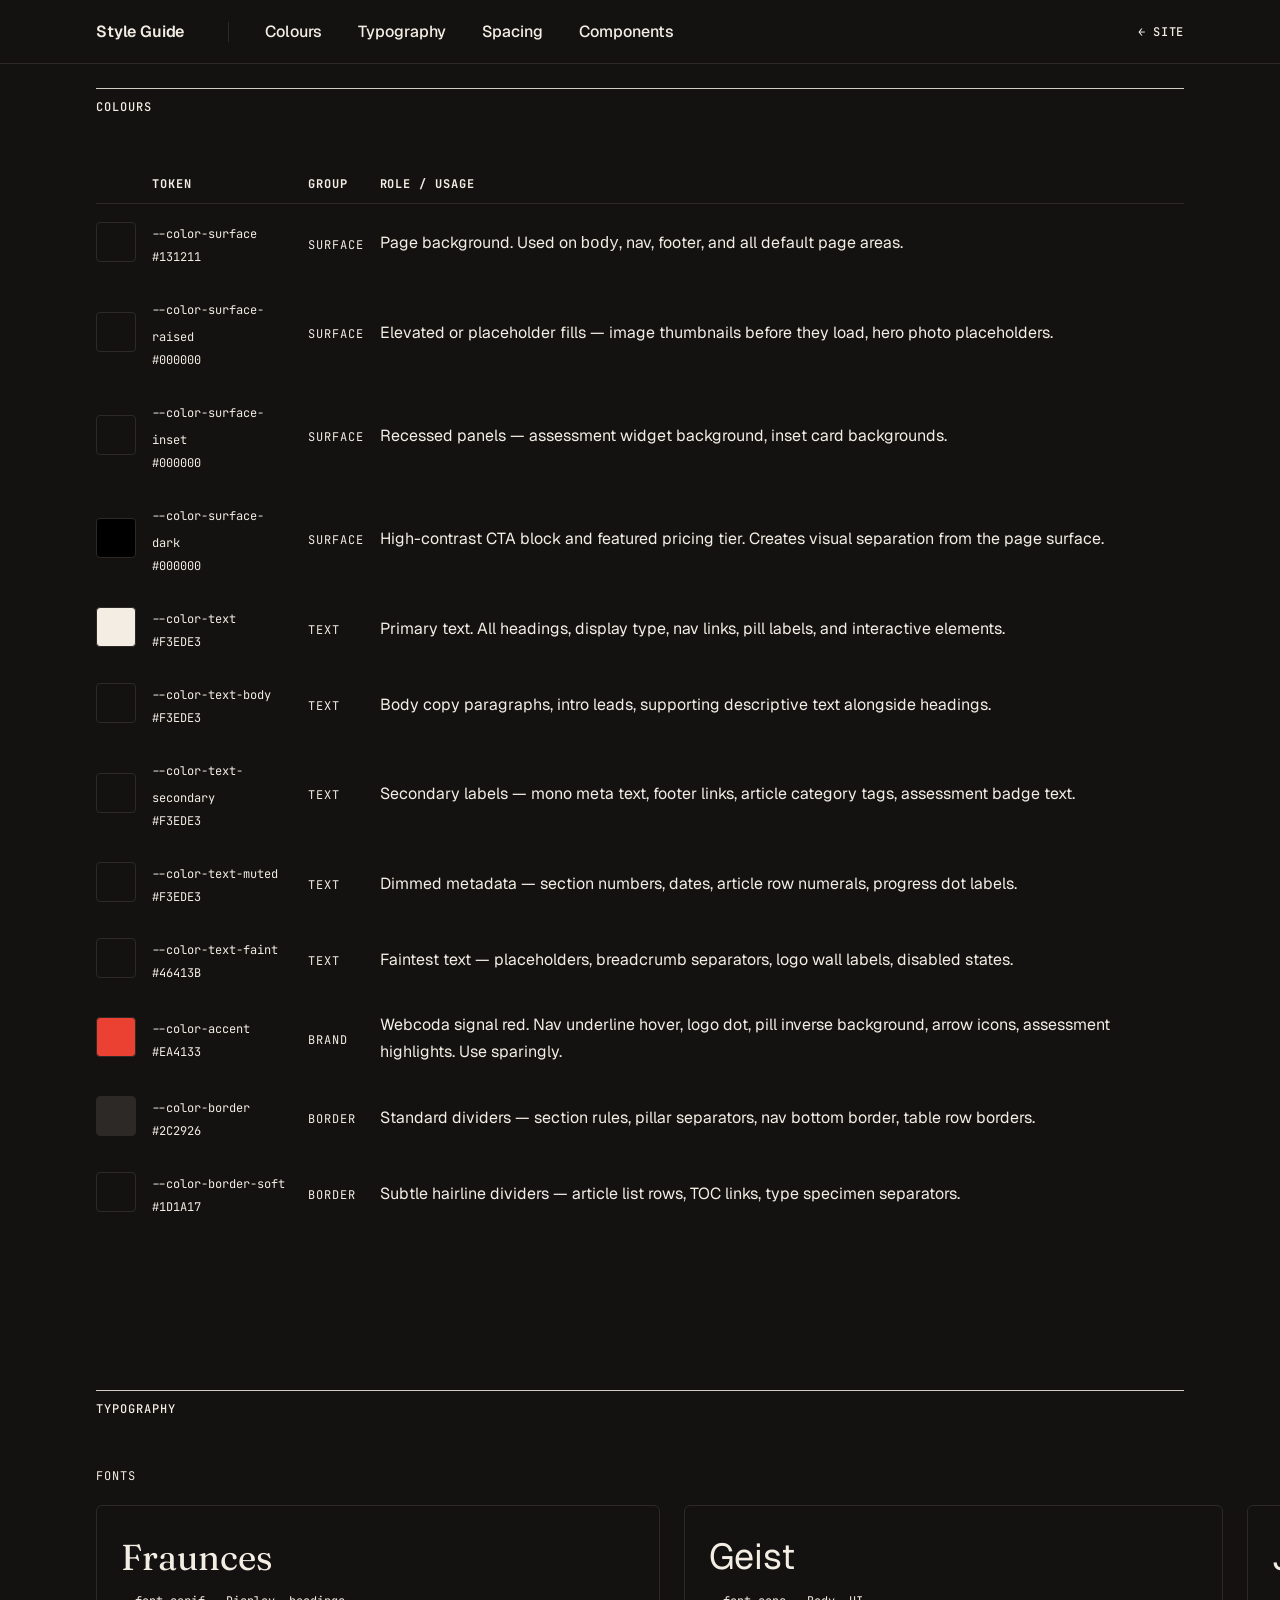
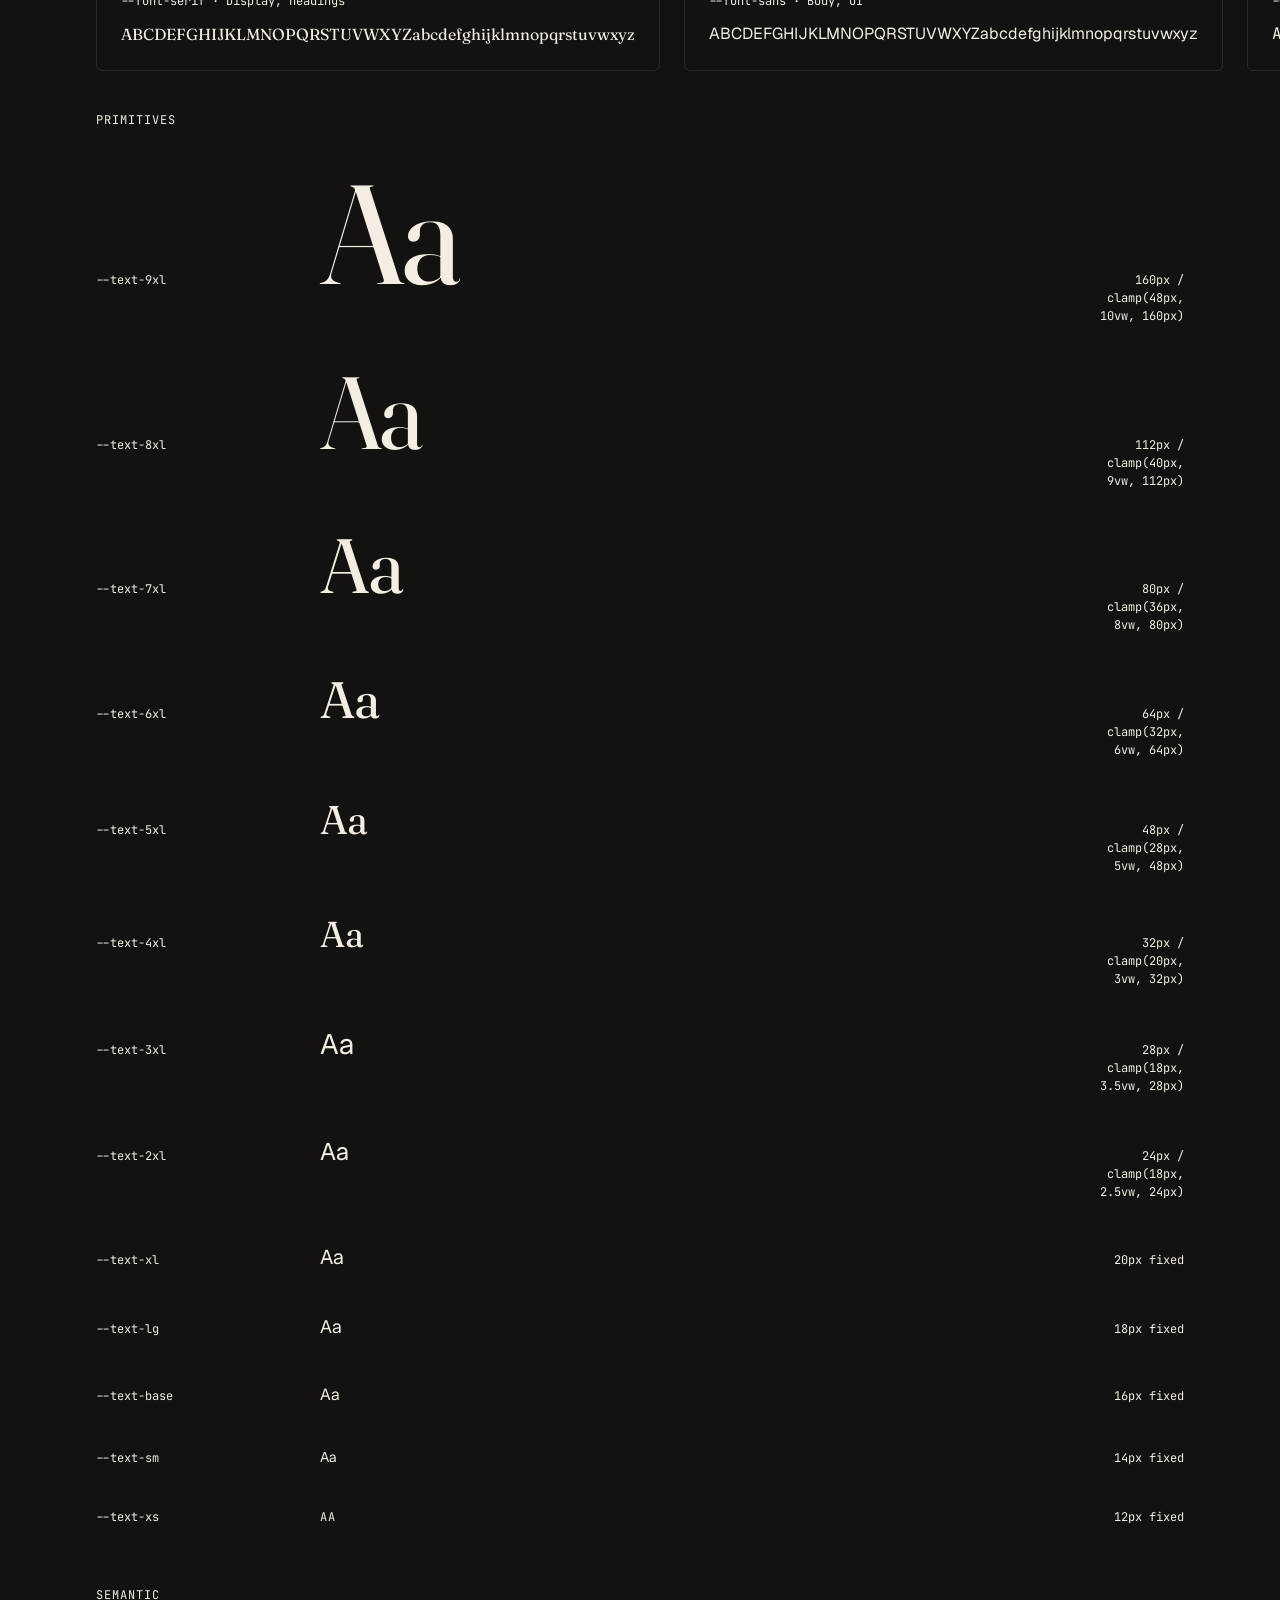
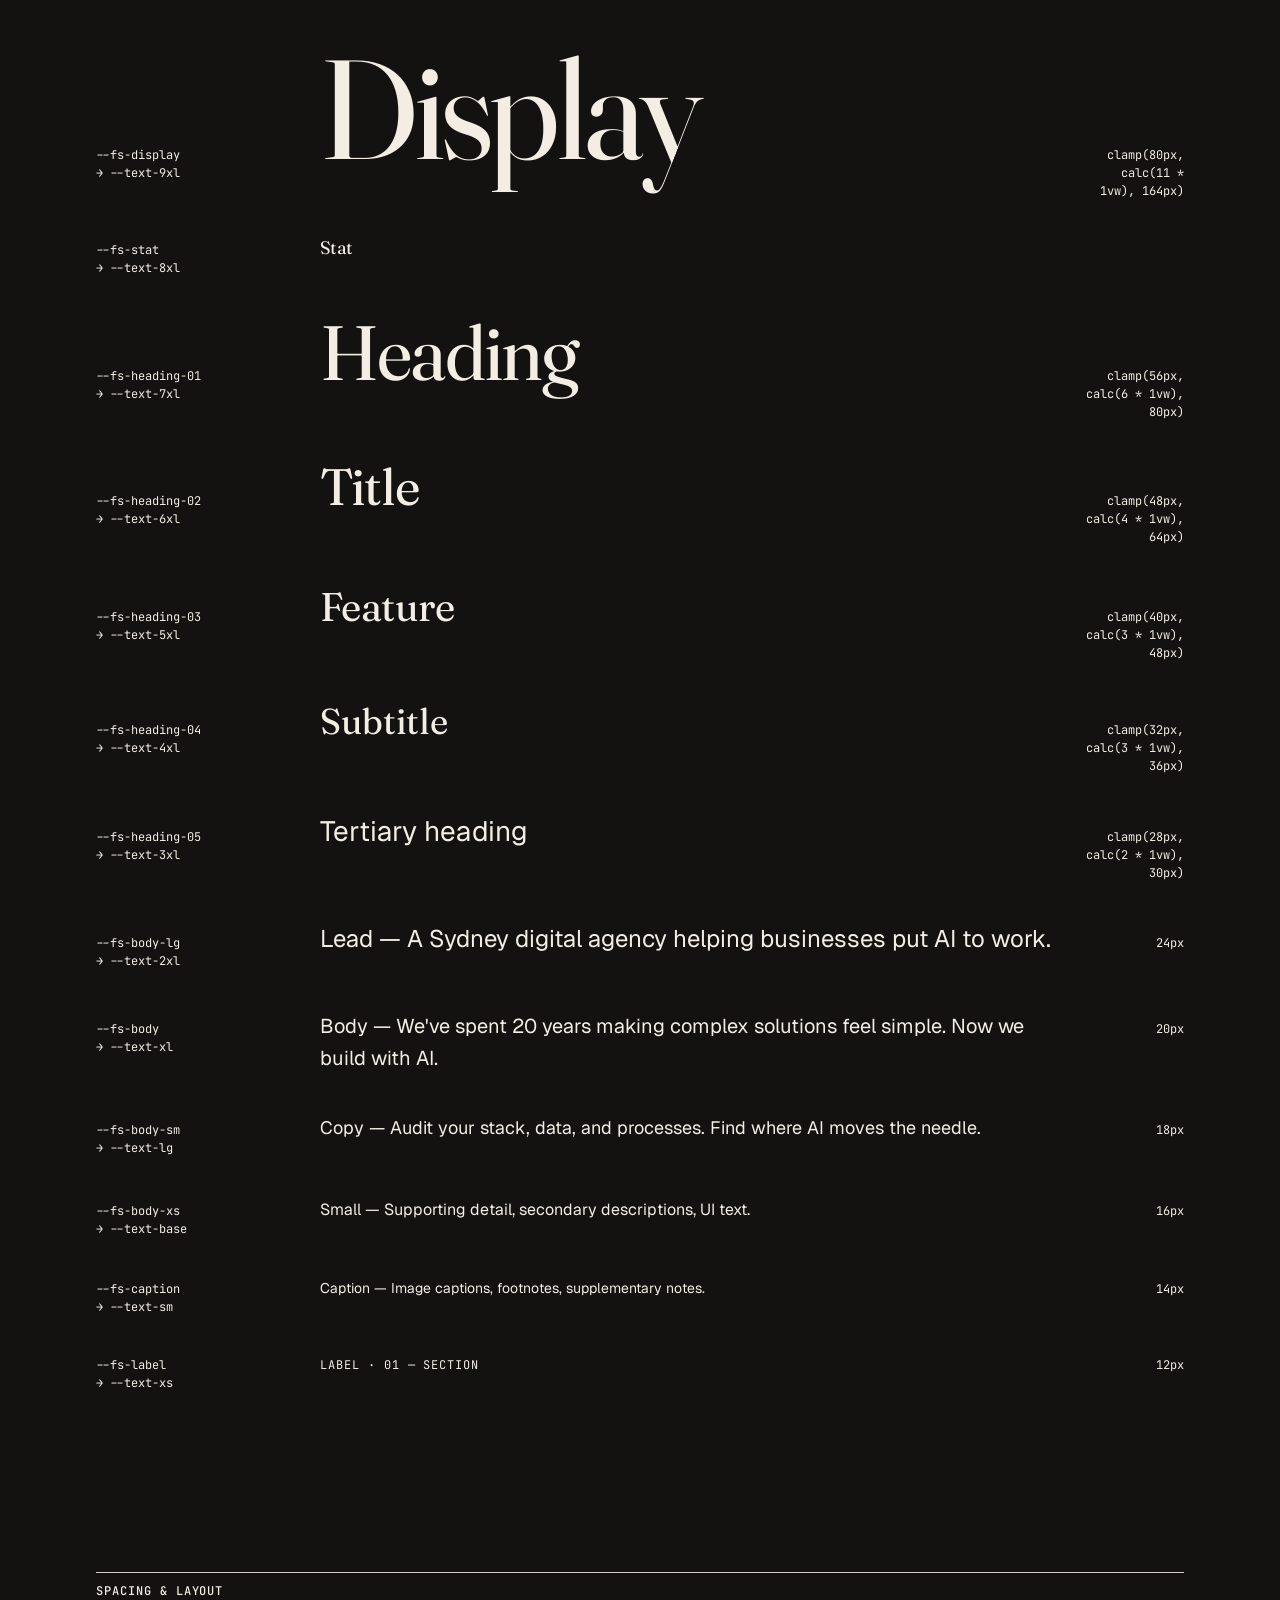
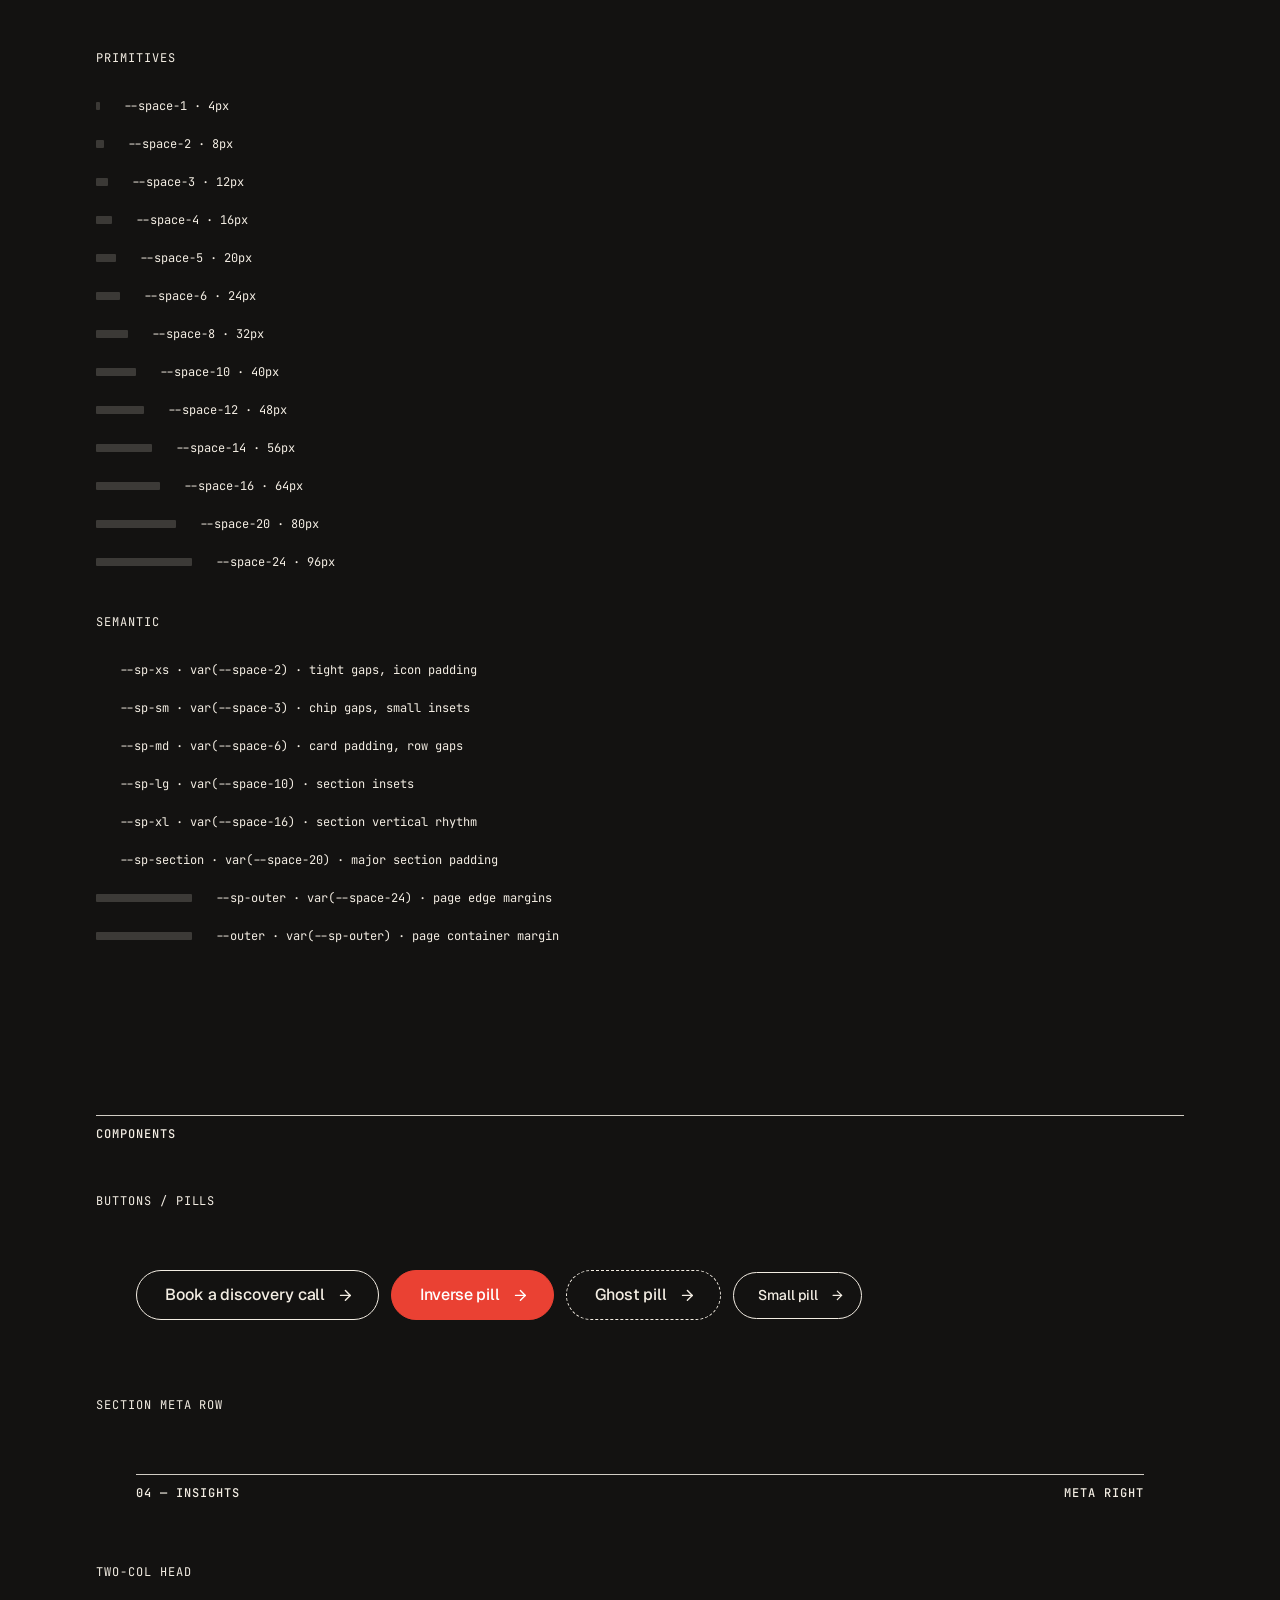
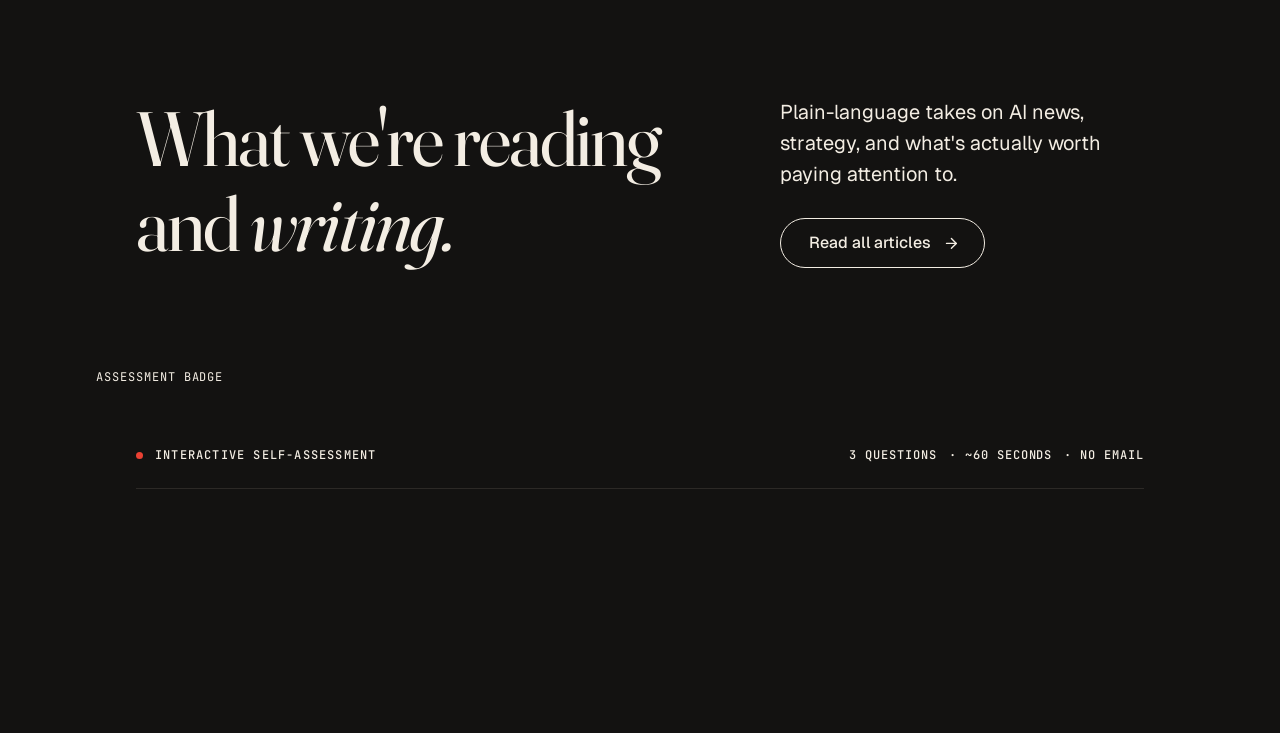
<file: styleguide.html>
<!doctype html>
<html lang="en">
<head>
  <meta charset="utf-8">
  <meta name="viewport" content="width=device-width, initial-scale=1">
  <title>Webcoda AI — Style Guide</title>
  <link rel="preconnect" href="https://fonts.googleapis.com">
  <link rel="preconnect" href="https://fonts.gstatic.com" crossorigin>
  <link rel="stylesheet" href="styles.css">
  <style>
    /* ── Style guide shell ── */
    body { background: var(--color-surface); color: var(--color-text); font-family: var(--font-sans); padding: 0; margin: 0; -webkit-font-smoothing: antialiased; }

    /* Nav — mirrors wc-nav from the site */
    .sg-nav {
      position: sticky; top: 0; z-index: 100;
      background: var(--color-surface); border-bottom: 1px solid var(--color-border);
      padding: 0 var(--outer);
      display: flex; align-items: center; gap: 36px;
      height: 64px;
    }
    .sg-nav-title {
      font-family: var(--font-sans); font-size: var(--fs-body-xs); font-weight: 600;
      letter-spacing: -0.01em; color: var(--color-text); margin-right: 8px;
      white-space: nowrap;
    }
    .sg-nav-sep { width: 1px; height: 20px; background: var(--color-border); flex-shrink: 0; }
    .sg-nav a {
      font-family: var(--font-sans); font-size: var(--fs-body-xs); font-weight: 500;
      color: var(--color-text-secondary); text-decoration: none; white-space: nowrap;
    }
    .sg-nav a:hover { color: var(--color-text); }
    .sg-nav .back { margin-left: auto; font-family: var(--font-mono); font-size: var(--fs-label); letter-spacing: 0.06em; text-transform: uppercase; }

    /* Page container — matches wc-container outer margins */
    .sg-page { padding: 0 var(--outer) 160px; }

    /* Sections — site uses rule + section-meta-row pattern */
    .sg-section { padding-top: 80px; margin-top: 80px; }
    .sg-section:first-child { margin-top: 24px; padding-top: 0; }
    .sg-section-head { margin-bottom: 40px; }

    .sg-row { display: flex; flex-wrap: wrap; gap: 12px; align-items: flex-start; margin-bottom: 24px; }
    .sg-col { display: flex; flex-direction: column; gap: 12px; }

    /* Colour table */
    .colour-table { width: 100%; border-collapse: collapse; }
    .colour-table th {
      font-family: var(--font-mono); font-size: var(--fs-label); letter-spacing: 0.08em; text-transform: uppercase;
      color: var(--color-text-secondary); text-align: left; padding: 10px 16px 10px 0;
      border-bottom: 1px solid var(--color-border);
    }
    .colour-table th:first-child { width: 48px; padding-left: 0; }
    .colour-table td { padding: 14px 16px 14px 0; border-bottom: 1px solid var(--color-border-soft); vertical-align: middle; }
    .colour-table td:first-child { padding-left: 0; }
    .colour-table tr:last-child td { border-bottom: none; }
    .colour-swatch { width: 40px; height: 40px; border-radius: 4px; border: 1px solid var(--color-border); display: block; }
    .colour-token { font-family: var(--font-mono); font-size: var(--fs-label); color: var(--color-text); }
    .colour-hex { font-family: var(--font-mono); font-size: var(--fs-label); color: var(--color-text-secondary); margin-top: 3px; }
    .colour-group { font-family: var(--font-mono); font-size: var(--fs-label); letter-spacing: 0.08em; text-transform: uppercase; color: var(--color-text-secondary); }
    .colour-usage { font-family: var(--font-sans); font-size: var(--fs-body-xs); color: var(--color-text); line-height: 1.5; }

    /* Type specimens */
    .type-row {
      display: grid; grid-template-columns: 200px 1fr 100px;
      align-items: baseline; gap: 24px; padding: 20px 0;
      border-bottom: 1px solid var(--color-border-soft);
    }
    .type-row:last-child { border-bottom: none; }
    .type-meta { font-family: var(--font-mono); font-size: var(--fs-label); color: var(--color-text-secondary); }
    .type-responsive { font-family: var(--font-mono); font-size: var(--fs-label); color: var(--color-text-faint); margin-top: 4px; }
    .type-size { font-family: var(--font-mono); font-size: var(--fs-label); color: var(--color-text-secondary); text-align: right; }

    /* Spacing scale */
    .space-row { display: flex; align-items: center; gap: 24px; padding: 10px 0; border-bottom: 1px solid var(--color-border-soft); }
    .space-bar { background: var(--color-text); opacity: 0.18; height: 8px; border-radius: 1px; flex-shrink: 0; }
    .space-meta { font-family: var(--font-mono); font-size: var(--fs-label); color: var(--color-text-secondary); min-width: 220px; }

    /* Token table */
    .token-table { width: 100%; border-collapse: collapse; font-size: var(--fs-body-xs); }
    .token-table th { font-family: var(--font-mono); font-size: var(--fs-label); letter-spacing: 0.08em; text-transform: uppercase; color: var(--color-text-secondary); text-align: left; padding: 10px 16px 10px 0; border-bottom: 1px solid var(--color-border); }
    .token-table th:first-child { padding-left: 0; }
    .token-table td { padding: 12px 16px 12px 0; border-bottom: 1px solid var(--color-border-soft); vertical-align: middle; }
    .token-table td:first-child { padding-left: 0; }
    .token-table tr:last-child td { border-bottom: none; }
    .token-name { font-family: var(--font-mono); font-size: var(--fs-label); color: var(--color-text); }
    .token-val { font-family: var(--font-mono); font-size: var(--fs-label); color: var(--color-text-secondary); }
    .token-preview { }

    /* Component demos */
    .sg-demo { padding: 40px; background: var(--color-surface-inset); border: 1px solid var(--color-border-soft); margin-bottom: 12px; }
    .sg-demo-label { font-family: var(--font-mono); font-size: var(--fs-label); letter-spacing: 0.08em; text-transform: uppercase; color: var(--color-text-secondary); margin-bottom: 20px; }
  </style>
</head>
<body>

<nav class="sg-nav">
  <span class="sg-nav-title">Style Guide</span>
  <span class="sg-nav-sep"></span>
  <a href="#colours">Colours</a>
  <a href="#type">Typography</a>
  <a href="#spacing">Spacing</a>
  <a href="#components">Components</a>
  <a href="index.html" class="back">← Site</a>
</nav>

<div class="sg-page">

  <!-- ── Colours ── -->
  <section class="sg-section" id="colours">
    <div class="sg-section-head">
      <div class="rule"></div>
      <div class="section-meta-row"><div class="left"><span class="t-meta">Colours</span></div></div>
    </div>

    <table class="colour-table">
      <thead>
        <tr>
          <th></th>
          <th>Token</th>
          <th>Group</th>
          <th>Role / Usage</th>
        </tr>
      </thead>
      <tbody>
        <tr>
          <td><span class="colour-swatch" style="background:var(--color-surface)"></span></td>
          <td><span class="colour-token">--color-surface</span><div class="colour-hex">#131211</div></td>
          
          <td><span class="colour-group">Surface</span></td>
          <td><span class="colour-usage">Page background. Used on <code>body</code>, nav, footer, and all default page areas.</span></td>
        </tr>
        <tr>
          <td><span class="colour-swatch" style="background:var(--color-surface-raised)"></span></td>
          <td><span class="colour-token">--color-surface-raised</span><div class="colour-hex">#000000</div></td>
          
          <td><span class="colour-group">Surface</span></td>
          <td><span class="colour-usage">Elevated or placeholder fills — image thumbnails before they load, hero photo placeholders.</span></td>
        </tr>
        <tr>
          <td><span class="colour-swatch" style="background:var(--color-surface-inset)"></span></td>
          <td><span class="colour-token">--color-surface-inset</span><div class="colour-hex">#000000</div></td>
          
          <td><span class="colour-group">Surface</span></td>
          <td><span class="colour-usage">Recessed panels — assessment widget background, inset card backgrounds.</span></td>
        </tr>
        <tr>
          <td><span class="colour-swatch" style="background:var(--color-surface-dark)"></span></td>
          <td><span class="colour-token">--color-surface-dark</span><div class="colour-hex">#000000</div></td>
          
          <td><span class="colour-group">Surface</span></td>
          <td><span class="colour-usage">High-contrast CTA block and featured pricing tier. Creates visual separation from the page surface.</span></td>
        </tr>
        <tr>
          <td><span class="colour-swatch" style="background:var(--color-text)"></span></td>
          <td><span class="colour-token">--color-text</span><div class="colour-hex">#F3EDE3</div></td>
          
          <td><span class="colour-group">Text</span></td>
          <td><span class="colour-usage">Primary text. All headings, display type, nav links, pill labels, and interactive elements.</span></td>
        </tr>
        <tr>
          <td><span class="colour-swatch" style="background:var(--color-text-body)"></span></td>
          <td><span class="colour-token">--color-text-body</span><div class="colour-hex">#F3EDE3</div></td>
          
          <td><span class="colour-group">Text</span></td>
          <td><span class="colour-usage">Body copy paragraphs, intro leads, supporting descriptive text alongside headings.</span></td>
        </tr>
        <tr>
          <td><span class="colour-swatch" style="background:var(--color-text-secondary)"></span></td>
          <td><span class="colour-token">--color-text-secondary</span><div class="colour-hex">#F3EDE3</div></td>
          
          <td><span class="colour-group">Text</span></td>
          <td><span class="colour-usage">Secondary labels — mono meta text, footer links, article category tags, assessment badge text.</span></td>
        </tr>
        <tr>
          <td><span class="colour-swatch" style="background:var(--color-text-muted)"></span></td>
          <td><span class="colour-token">--color-text-muted</span><div class="colour-hex">#F3EDE3</div></td>
          
          <td><span class="colour-group">Text</span></td>
          <td><span class="colour-usage">Dimmed metadata — section numbers, dates, article row numerals, progress dot labels.</span></td>
        </tr>
        <tr>
          <td><span class="colour-swatch" style="background:var(--color-text-faint); border:1px solid var(--color-border)"></span></td>
          <td><span class="colour-token">--color-text-faint</span><div class="colour-hex">#46413B</div></td>
          
          <td><span class="colour-group">Text</span></td>
          <td><span class="colour-usage">Faintest text — placeholders, breadcrumb separators, logo wall labels, disabled states.</span></td>
        </tr>
        <tr>
          <td><span class="colour-swatch" style="background:var(--color-accent)"></span></td>
          <td><span class="colour-token">--color-accent</span><div class="colour-hex">#EA4133</div></td>
          
          <td><span class="colour-group">Brand</span></td>
          <td><span class="colour-usage">Webcoda signal red. Nav underline hover, logo dot, pill inverse background, arrow icons, assessment highlights. Use sparingly.</span></td>
        </tr>
        <tr>
          <td><span class="colour-swatch" style="background:var(--color-border)"></span></td>
          <td><span class="colour-token">--color-border</span><div class="colour-hex">#2C2926</div></td>
          
          <td><span class="colour-group">Border</span></td>
          <td><span class="colour-usage">Standard dividers — section rules, pillar separators, nav bottom border, table row borders.</span></td>
        </tr>
        <tr>
          <td><span class="colour-swatch" style="background:var(--color-border-soft)"></span></td>
          <td><span class="colour-token">--color-border-soft</span><div class="colour-hex">#1D1A17</div></td>
          
          <td><span class="colour-group">Border</span></td>
          <td><span class="colour-usage">Subtle hairline dividers — article list rows, TOC links, type specimen separators.</span></td>
        </tr>
      </tbody>
    </table>
  </section>

  <!-- ── Typography ── -->
  <section class="sg-section" id="type">
    <div class="sg-section-head">
      <div class="rule"></div>
      <div class="section-meta-row"><div class="left"><span class="t-meta">Typography</span></div></div>
    </div>

    <div class="sg-demo-label">Fonts</div>
    <div style="display:grid;grid-template-columns:repeat(3,1fr);gap:24px;margin-bottom:40px">
      <div style="padding:24px;border:1px solid var(--color-border);border-radius:6px">
        <div style="font-family:var(--font-serif);font-size: var(--fs-heading-04);margin-bottom:8px">Fraunces</div>
        <div class="token-val">--font-serif · Display, headings</div>
        <div style="font-family:var(--font-serif);font-size: var(--fs-body-xs);margin-top:12px;color:var(--color-text-faint)">ABCDEFGHIJKLMNOPQRSTUVWXYZabcdefghijklmnopqrstuvwxyz</div>
      </div>
      <div style="padding:24px;border:1px solid var(--color-border);border-radius:6px">
        <div style="font-family:var(--font-sans);font-size: var(--fs-heading-04);margin-bottom:8px">Geist</div>
        <div class="token-val">--font-sans · Body, UI</div>
        <div style="font-family:var(--font-sans);font-size: var(--fs-body-xs);margin-top:12px;color:var(--color-text-faint)">ABCDEFGHIJKLMNOPQRSTUVWXYZabcdefghijklmnopqrstuvwxyz</div>
      </div>
      <div style="padding:24px;border:1px solid var(--color-border);border-radius:6px">
        <div style="font-family:var(--font-mono);font-size: var(--fs-heading-04);margin-bottom:8px">JetBrains</div>
        <div class="token-val">--font-mono · Meta, labels</div>
        <div style="font-family:var(--font-mono);font-size: var(--fs-body-xs);margin-top:12px;color:var(--color-text-faint)">ABCDEFGHIJKLMNOPQRSTUVWXYZabcdefghijklmnopqrstuvwxyz</div>
      </div>
    </div>

    <div class="sg-demo-label">Primitives</div>
    <div style="margin-bottom:40px">
      <div class="type-row">
        <div class="type-meta">--text-9xl</div>
        <div style="font-family:var(--font-serif);font-size:var(--text-9xl);line-height:0.92;letter-spacing:-0.03em">Aa</div>
        <div class="type-size" id="sz-9xl"></div>
      </div>
      <div class="type-row">
        <div class="type-meta">--text-8xl</div>
        <div style="font-family:var(--font-serif);font-size:var(--text-8xl);line-height:0.93;letter-spacing:-0.03em">Aa</div>
        <div class="type-size" id="sz-8xl"></div>
      </div>
      <div class="type-row">
        <div class="type-meta">--text-7xl</div>
        <div style="font-family:var(--font-serif);font-size:var(--text-7xl);line-height:0.95;letter-spacing:-0.025em">Aa</div>
        <div class="type-size" id="sz-7xl"></div>
      </div>
      <div class="type-row">
        <div class="type-meta">--text-6xl</div>
        <div style="font-family:var(--font-serif);font-size:var(--text-6xl);line-height:1;letter-spacing:-0.02em">Aa</div>
        <div class="type-size" id="sz-6xl"></div>
      </div>
      <div class="type-row">
        <div class="type-meta">--text-5xl</div>
        <div style="font-family:var(--font-serif);font-size:var(--text-5xl);line-height:1.05;letter-spacing:-0.015em">Aa</div>
        <div class="type-size" id="sz-5xl"></div>
      </div>
      <div class="type-row">
        <div class="type-meta">--text-4xl</div>
        <div style="font-family:var(--font-serif);font-size:var(--text-4xl);line-height:1.1">Aa</div>
        <div class="type-size" id="sz-4xl"></div>
      </div>
      <div class="type-row">
        <div class="type-meta">--text-3xl</div>
        <div style="font-family:var(--font-sans);font-size:var(--text-3xl);line-height:1.2">Aa</div>
        <div class="type-size" id="sz-3xl"></div>
      </div>
      <div class="type-row">
        <div class="type-meta">--text-2xl</div>
        <div style="font-family:var(--font-sans);font-size:var(--text-2xl);line-height:1.4">Aa</div>
        <div class="type-size" id="sz-2xl"></div>
      </div>
      <div class="type-row">
        <div class="type-meta">--text-xl</div>
        <div style="font-family:var(--font-sans);font-size:var(--text-xl);line-height:1.6">Aa</div>
        <div class="type-size" id="sz-xl"></div>
      </div>
      <div class="type-row">
        <div class="type-meta">--text-lg</div>
        <div style="font-family:var(--font-sans);font-size:var(--text-lg);line-height:1.6">Aa</div>
        <div class="type-size" id="sz-lg"></div>
      </div>
      <div class="type-row">
        <div class="type-meta">--text-base</div>
        <div style="font-family:var(--font-sans);font-size:var(--text-base);line-height:1.6">Aa</div>
        <div class="type-size" id="sz-base"></div>
      </div>
      <div class="type-row">
        <div class="type-meta">--text-sm</div>
        <div style="font-family:var(--font-sans);font-size:var(--text-sm);line-height:1.5">Aa</div>
        <div class="type-size" id="sz-sm"></div>
      </div>
      <div class="type-row">
        <div class="type-meta">--text-xs</div>
        <div style="font-family:var(--font-mono);font-size:var(--text-xs);letter-spacing:0.08em;text-transform:uppercase">Aa</div>
        <div class="type-size" id="sz-xs"></div>
      </div>
    </div>

    <div class="sg-demo-label">Semantic</div>
    <div>
      <div class="type-row">
        <div class="type-meta">--fs-display<br><span style="color:var(--color-text-faint)">→ --text-9xl</span></div>
        <div style="font-family:var(--font-serif);font-size:var(--fs-display);line-height:0.92;letter-spacing:-0.03em">Display</div>
        <div class="type-size" id="sz-fs-display"></div>
      </div>
      <div class="type-row">
        <div class="type-meta">--fs-stat<br><span style="color:var(--color-text-faint)">→ --text-8xl</span></div>
        <div style="font-family:var(--font-serif);font-size:var(--fs-stat);line-height:0.93;letter-spacing:-0.03em">Stat</div>
        <div class="type-size" id="sz-fs-stat"></div>
      </div>
      <div class="type-row">
        <div class="type-meta">--fs-heading-01<br><span style="color:var(--color-text-faint)">→ --text-7xl</span></div>
        <div style="font-family:var(--font-serif);font-size:var(--fs-heading-01);line-height:0.95;letter-spacing:-0.025em">Heading</div>
        <div class="type-size" id="sz-fs-heading"></div>
      </div>
      <div class="type-row">
        <div class="type-meta">--fs-heading-02<br><span style="color:var(--color-text-faint)">→ --text-6xl</span></div>
        <div style="font-family:var(--font-serif);font-size:var(--fs-heading-02);line-height:1;letter-spacing:-0.02em">Title</div>
        <div class="type-size" id="sz-fs-title"></div>
      </div>
      <div class="type-row">
        <div class="type-meta">--fs-heading-03<br><span style="color:var(--color-text-faint)">→ --text-5xl</span></div>
        <div style="font-family:var(--font-serif);font-size:var(--fs-heading-03);line-height:1.05;letter-spacing:-0.015em">Feature</div>
        <div class="type-size" id="sz-fs-feature"></div>
      </div>
      <div class="type-row">
        <div class="type-meta">--fs-heading-04<br><span style="color:var(--color-text-faint)">→ --text-4xl</span></div>
        <div style="font-family:var(--font-serif);font-size:var(--fs-heading-04);line-height:1.1">Subtitle</div>
        <div class="type-size" id="sz-fs-subtitle"></div>
      </div>
      <div class="type-row">
        <div class="type-meta">--fs-heading-05<br><span style="color:var(--color-text-faint)">→ --text-3xl</span></div>
        <div style="font-family:var(--font-sans);font-size:var(--fs-heading-05);line-height:1.2">Tertiary heading</div>
        <div class="type-size" id="sz-fs-tertiary"></div>
      </div>
      <div class="type-row">
        <div class="type-meta">--fs-body-lg<br><span style="color:var(--color-text-faint)">→ --text-2xl</span></div>
        <div style="font-family:var(--font-sans);font-size:var(--fs-body-lg);line-height:1.4">Lead — A Sydney digital agency helping businesses put AI to work.</div>
        <div class="type-size" id="sz-fs-lead"></div>
      </div>
      <div class="type-row">
        <div class="type-meta">--fs-body<br><span style="color:var(--color-text-faint)">→ --text-xl</span></div>
        <div style="font-family:var(--font-sans);font-size:var(--fs-body);line-height:1.6">Body — We've spent 20 years making complex solutions feel simple. Now we build with AI.</div>
        <div class="type-size" id="sz-fs-body"></div>
      </div>
      <div class="type-row">
        <div class="type-meta">--fs-body-sm<br><span style="color:var(--color-text-faint)">→ --text-lg</span></div>
        <div style="font-family:var(--font-sans);font-size:var(--fs-body-sm);line-height:1.6">Copy — Audit your stack, data, and processes. Find where AI moves the needle.</div>
        <div class="type-size" id="sz-fs-copy"></div>
      </div>
      <div class="type-row">
        <div class="type-meta">--fs-body-xs<br><span style="color:var(--color-text-faint)">→ --text-base</span></div>
        <div style="font-family:var(--font-sans);font-size:var(--fs-body-xs);line-height:1.6">Small — Supporting detail, secondary descriptions, UI text.</div>
        <div class="type-size" id="sz-fs-small"></div>
      </div>
      <div class="type-row">
        <div class="type-meta">--fs-caption<br><span style="color:var(--color-text-faint)">→ --text-sm</span></div>
        <div style="font-family:var(--font-sans);font-size:var(--fs-caption);line-height:1.5">Caption — Image captions, footnotes, supplementary notes.</div>
        <div class="type-size" id="sz-fs-caption"></div>
      </div>
      <div class="type-row">
        <div class="type-meta">--fs-label<br><span style="color:var(--color-text-faint)">→ --text-xs</span></div>
        <div style="font-family:var(--font-mono);font-size:var(--fs-label);letter-spacing:0.08em;text-transform:uppercase">Label · 01 — Section</div>
        <div class="type-size" id="sz-fs-label"></div>
      </div>
    </div>
  </section>

  <!-- ── Spacing ── -->
  <section class="sg-section" id="spacing">
    <div class="sg-section-head">
      <div class="rule"></div>
      <div class="section-meta-row"><div class="left"><span class="t-meta">Spacing &amp; Layout</span></div></div>
    </div>
    <div>
      <div class="sg-demo-label" style="margin-top:0">Primitives</div>
      <div class="space-row"><div class="space-bar" style="width:var(--space-1)"></div><div class="space-meta">--space-1 · 4px</div></div>
      <div class="space-row"><div class="space-bar" style="width:var(--space-2)"></div><div class="space-meta">--space-2 · 8px</div></div>
      <div class="space-row"><div class="space-bar" style="width:var(--space-3)"></div><div class="space-meta">--space-3 · 12px</div></div>
      <div class="space-row"><div class="space-bar" style="width:var(--space-4)"></div><div class="space-meta">--space-4 · 16px</div></div>
      <div class="space-row"><div class="space-bar" style="width:var(--space-5)"></div><div class="space-meta">--space-5 · 20px</div></div>
      <div class="space-row"><div class="space-bar" style="width:var(--space-6)"></div><div class="space-meta">--space-6 · 24px</div></div>
      <div class="space-row"><div class="space-bar" style="width:var(--space-8)"></div><div class="space-meta">--space-8 · 32px</div></div>
      <div class="space-row"><div class="space-bar" style="width:var(--space-10)"></div><div class="space-meta">--space-10 · 40px</div></div>
      <div class="space-row"><div class="space-bar" style="width:var(--space-12)"></div><div class="space-meta">--space-12 · 48px</div></div>
      <div class="space-row"><div class="space-bar" style="width:var(--space-14)"></div><div class="space-meta">--space-14 · 56px</div></div>
      <div class="space-row"><div class="space-bar" style="width:var(--space-16)"></div><div class="space-meta">--space-16 · 64px</div></div>
      <div class="space-row"><div class="space-bar" style="width:var(--space-20)"></div><div class="space-meta">--space-20 · 80px</div></div>
      <div class="space-row"><div class="space-bar" style="width:var(--space-24)"></div><div class="space-meta">--space-24 · 96px</div></div>

      <div class="sg-demo-label" style="margin-top:32px">Semantic</div>
      <div class="space-row"><div class="space-bar" style="width:var(--sp-xs)"></div><div class="space-meta">--sp-xs · var(--space-2) · tight gaps, icon padding</div></div>
      <div class="space-row"><div class="space-bar" style="width:var(--sp-sm)"></div><div class="space-meta">--sp-sm · var(--space-3) · chip gaps, small insets</div></div>
      <div class="space-row"><div class="space-bar" style="width:var(--sp-md)"></div><div class="space-meta">--sp-md · var(--space-6) · card padding, row gaps</div></div>
      <div class="space-row"><div class="space-bar" style="width:var(--sp-lg)"></div><div class="space-meta">--sp-lg · var(--space-10) · section insets</div></div>
      <div class="space-row"><div class="space-bar" style="width:var(--sp-xl)"></div><div class="space-meta">--sp-xl · var(--space-16) · section vertical rhythm</div></div>
      <div class="space-row"><div class="space-bar" style="width:var(--sp-section)"></div><div class="space-meta">--sp-section · var(--space-20) · major section padding</div></div>
      <div class="space-row"><div class="space-bar" style="width:var(--sp-outer)"></div><div class="space-meta">--sp-outer · var(--space-24) · page edge margins</div></div>
      <div class="space-row"><div class="space-bar" style="width:var(--outer)"></div><div class="space-meta">--outer · var(--sp-outer) · page container margin</div></div>
    </div>
  </section>


  <!-- ── Components ── -->
  <section class="sg-section" id="components">
    <div class="sg-section-head">
      <div class="rule"></div>
      <div class="section-meta-row"><div class="left"><span class="t-meta">Components</span></div></div>
    </div>

    <div class="sg-demo-label">Buttons / Pills</div>
    <div class="sg-demo">
      <div class="sg-row" style="align-items:center">
        <a class="pill js-arrow" href="#">Book a discovery call <span class="arrow"><svg class="lucide" xmlns="http://www.w3.org/2000/svg" width="1em" height="1em" viewBox="0 0 24 24" fill="none" stroke="currentColor" stroke-width="2" stroke-linecap="round" stroke-linejoin="round"><path d="M5 12h14"/><path d="m12 5 7 7-7 7"/></svg></span></a>
        <a class="pill inverse js-arrow" href="#">Inverse pill <span class="arrow"><svg class="lucide" xmlns="http://www.w3.org/2000/svg" width="1em" height="1em" viewBox="0 0 24 24" fill="none" stroke="currentColor" stroke-width="2" stroke-linecap="round" stroke-linejoin="round"><path d="M5 12h14"/><path d="m12 5 7 7-7 7"/></svg></span></a>
        <a class="pill ghost js-arrow" href="#">Ghost pill <span class="arrow"><svg class="lucide" xmlns="http://www.w3.org/2000/svg" width="1em" height="1em" viewBox="0 0 24 24" fill="none" stroke="currentColor" stroke-width="2" stroke-linecap="round" stroke-linejoin="round"><path d="M5 12h14"/><path d="m12 5 7 7-7 7"/></svg></span></a>
        <a class="pill pill-sm js-arrow" href="#">Small pill <span class="arrow"><svg class="lucide" xmlns="http://www.w3.org/2000/svg" width="1em" height="1em" viewBox="0 0 24 24" fill="none" stroke="currentColor" stroke-width="2" stroke-linecap="round" stroke-linejoin="round"><path d="M5 12h14"/><path d="m12 5 7 7-7 7"/></svg></span></a>
      </div>
    </div>

    <div class="sg-demo-label">Section Meta Row</div>
    <div class="sg-demo">
      <div class="rule"></div>
      <div class="section-meta-row">
        <div class="left"><span class="t-meta">04 — Insights</span></div>
        <div class="right"><span class="t-meta t-meta-dim">Meta right</span></div>
      </div>
    </div>

    <div class="sg-demo-label">Two-col Head</div>
    <div class="sg-demo">
      <div class="two-col-head">
        <div class="left"><h2 class="t-section-head" style="margin:0">What we're reading<br>and <i>writing.</i></h2></div>
        <div class="right"><p>Plain-language takes on AI news, strategy, and what's actually worth paying attention to.</p><div style="margin-top:28px"><a class="pill js-arrow" href="#">Read all articles <span class="arrow"><svg class="lucide" xmlns="http://www.w3.org/2000/svg" width="1em" height="1em" viewBox="0 0 24 24" fill="none" stroke="currentColor" stroke-width="2" stroke-linecap="round" stroke-linejoin="round"><path d="M5 12h14"/><path d="m12 5 7 7-7 7"/></svg></span></a></div></div>
      </div>
    </div>

    <div class="sg-demo-label">Assessment Badge</div>
    <div class="sg-demo">
      <div class="assess-bar">
        <span class="assess-badge"><span class="pulse" aria-hidden="true"></span>Interactive self-assessment</span>
        <div class="assess-bar-meta">
          <span class="t-meta t-meta-dim">3 questions</span>
          <span class="t-meta t-meta-dim">· ~60 seconds</span>
          <span class="t-meta t-meta-dim">· No email</span>
        </div>
      </div>
    </div>

  </section>

</div>

<script>
  var root = getComputedStyle(document.documentElement);
  var responsive = {
    '--text-9xl': '160px / clamp(48px, 10vw, 160px)',
    '--text-8xl': '112px / clamp(40px, 9vw, 112px)',
    '--text-7xl': '80px / clamp(36px, 8vw, 80px)',
    '--text-6xl': '64px / clamp(32px, 6vw, 64px)',
    '--text-5xl': '48px / clamp(28px, 5vw, 48px)',
    '--text-4xl': '32px / clamp(20px, 3vw, 32px)',
    '--text-3xl': '28px / clamp(18px, 3.5vw, 28px)',
    '--text-2xl': '24px / clamp(18px, 2.5vw, 24px)',
    '--text-xl':  '20px fixed',
    '--text-lg':  '18px fixed',
    '--text-base':'16px fixed',
    '--text-sm':  '14px fixed',
    '--text-xs':  '12px fixed',
  };
  var tokens = [
    ['--fs-display','sz-fs-display'],['--fs-stat','sz-fs-stat'],['--fs-heading-01','sz-fs-heading'],
    ['--fs-heading-02','sz-fs-title'],['--fs-heading-03','sz-fs-feature'],['--fs-heading-04','sz-fs-subtitle'],
    ['--fs-heading-05','sz-fs-tertiary'],['--fs-body-lg','sz-fs-lead'],['--fs-body','sz-fs-body'],
    ['--fs-body-sm','sz-fs-copy'],['--fs-body-xs','sz-fs-small'],['--fs-caption','sz-fs-caption'],
    ['--fs-label','sz-fs-label'],
    ['--text-9xl','sz-9xl'],['--text-8xl','sz-8xl'],['--text-7xl','sz-7xl'],
    ['--text-6xl','sz-6xl'],['--text-5xl','sz-5xl'],['--text-4xl','sz-4xl'],
    ['--text-3xl','sz-3xl'],['--text-2xl','sz-2xl'],['--text-xl','sz-xl'],
    ['--text-lg','sz-lg'],['--text-base','sz-base'],['--text-sm','sz-sm'],
    ['--text-xs','sz-xs']
  ];
  tokens.forEach(function(t) {
    var el = document.getElementById(t[1]);
    if (!el) return;
    el.textContent = responsive[t[0]] || root.getPropertyValue(t[0]).trim();
  });

</script>
</body>
</html>
</file>
<file: styles.css>
/* Webcoda AI — Dark Editorial System
   Near-black surface · off-white type · one signal red · mono meta.
   High-contrast Didone display, hairline rules, indexed sections. */

@import url("https://fonts.googleapis.com/css2?family=Fraunces:ital,opsz,wght,SOFT,WONK@0,9..144,400;0,9..144,500;0,9..144,600;1,9..144,400;1,9..144,500&family=JetBrains+Mono:wght@400;500&display=swap");
@import url("https://fonts.googleapis.com/css2?family=Geist:wght@400;500;600;700;800;900&display=swap");

:root {
  /* Palette — Webcoda dark editorial */
  --color-surface: #131211;       /* page surface */
  --color-text: #F3EDE3;         /* primary text (off-white) */
  --color-border: #2C2926;
  --color-surface-dark: #000000;    /* elevated panel: CTA / featured tier */
  --color-accent: #EA4133;      /* Webcoda signal red — used sparingly */

  /* Type */
  --font-serif: "Fraunces", "Times New Roman", serif;
  --font-sans: "Geist", -apple-system, BlinkMacSystemFont, system-ui, sans-serif;
  --font-mono: "JetBrains Mono", ui-monospace, "SFMono-Regular", monospace;

  /* Effective viewport unit — overridden when dev panel is open */
  --1vw: 1vw;

  /* Spacing scale — 4px base, Tailwind-aligned */
  --space-1:  4px;
  --space-2:  8px;
  --space-3:  12px;
  --space-4:  16px;
  --space-5:  20px;
  --space-6:  24px;
  --space-7:  28px;
  --space-8:  32px;
  --space-9:  36px;
  --space-10: 40px;
  --space-12: 48px;
  --space-14: 56px;
  --space-16: 64px;
  --space-18: 72px;
  --space-20: 80px;
  --space-24: 96px;

  /* Semantic spacing — layout-level only */
  --sp-outer: var(--space-24); /* page edge margins */

  /* Layout */
  --outer: var(--sp-outer);

  /* Type scale — Tailwind-based raw sizes + paired line heights */
  --text-9xl: clamp(80px, calc(11 * var(--1vw)), 164px);  --lh-9xl: 1;
  --text-8xl: clamp(64px, calc(8 * var(--1vw)), 120px);  --lh-8xl: 1.1;
  --text-7xl: clamp(56px, calc(6 * var(--1vw)), 80px);  --lh-7xl: 1.1;
  --text-6xl: clamp(48px, calc(4 * var(--1vw)), 64px);  --lh-6xl: 1.1;
  --text-5xl: clamp(40px, calc(3 * var(--1vw)), 48px);  --lh-5xl: 1.1;
  --text-4xl: clamp(32px, calc(3 * var(--1vw)), 36px);  --lh-4xl:  1.1;
  --text-3xl: clamp(28px, calc(2 * var(--1vw)), 30px);  --lh-3xl:  1.2;
  --text-2xl:   24px;  --lh-2xl: 1.5;
  --text-xl:    20px;  --lh-xl: 1.5;
  --text-lg: 18px;  --lh-lg: 1.5;
  --text-base:  16px;  --lh-base: 1.5;
  --text-sm:    14px;  --lh-sm: 1.5;
  --text-xs:    12px;  --lh-xs: 1.5;

  /* Semantic aliases — use these in components */
  --fs-display:  var(--text-9xl);
  --fs-heading-01:  var(--text-7xl);
  --fs-heading-02:    var(--text-6xl);
  --fs-heading-03:  var(--text-5xl);
  --fs-heading-04: var(--text-4xl);
  --fs-heading-05: var(--text-3xl);
  --fs-body-lg: var(--text-2xl);
  --fs-body:     var(--text-xl);
  --fs-body-sm:     var(--text-lg);
  --fs-body-xs:    var(--text-base);
  --fs-caption:  var(--text-sm);
  --fs-label:    var(--text-xs);
  --fs-nav-primary: var(--text-base);
  --fs-button-md:  var(--text-base);
  --fs-button-sm:  var(--text-sm);

}

* { box-sizing: border-box; }
html, body { margin: 0; padding: 0; }
html { scroll-behavior: smooth; }
.wc-container[id], section[id] { scroll-margin-top: var(--sp-outer); }

/* ───────── Page load entrance animations ───────── */
@media (prefers-reduced-motion: no-preference) {
  @keyframes loadUp {
    from { opacity: 0; transform: translateY(20px); }
    to   { opacity: 1; transform: none; }
  }
  @keyframes loadDown {
    from { opacity: 0; transform: translateY(-10px); }
    to   { opacity: 1; transform: none; }
  }

  .wc-nav {
    animation: loadDown 0.6s cubic-bezier(0.22, 1, 0.36, 1) both;
    animation-delay: 50ms;
  }
  /* First section header (rule + 01 label) */
  #services > div:first-child {
    animation: loadUp 0.7s cubic-bezier(0.22, 1, 0.36, 1) both;
    animation-delay: 120ms;
  }
  .hero-type {
    animation: loadUp 0.8s cubic-bezier(0.22, 1, 0.36, 1) both;
    animation-delay: 220ms;
  }
  .hero .t-lead {
    animation: loadUp 0.8s cubic-bezier(0.22, 1, 0.36, 1) both;
    animation-delay: 340ms;
  }
}

/* ───────── Scroll reveal FX (classes added by scroll-fx.js) ───────── */
@media (prefers-reduced-motion: no-preference) {
  .fx-r {
    opacity: 0;
    transform: translateY(28px);
    transition:
      opacity 0.9s cubic-bezier(0.22, 1, 0.36, 1),
      transform 0.9s cubic-bezier(0.22, 1, 0.36, 1);
    transition-delay: var(--fx-d, 0ms);
    will-change: opacity, transform;
  }
  .fx-r.fx-in { opacity: 1; transform: none; }

  .fx-split .fx-w {
    display: inline-block;
    opacity: 0;
    transform: translateY(0.6em);
    transition:
      opacity 0.85s cubic-bezier(0.22, 1, 0.36, 1),
      transform 0.85s cubic-bezier(0.22, 1, 0.36, 1);
    transition-delay: calc(var(--fx-line, 0) * 120ms);
  }
  .fx-split.fx-in .fx-w { opacity: 1; transform: translateY(0); }
}

body {
  font-family: var(--font-sans);
  background: var(--color-surface);
  color: var(--color-text);
  font-size: var(--fs-body-sm);
  line-height: var(--lh-lg);
  font-feature-settings: "ss01", "cv11";
  font-optical-sizing: auto;
  -webkit-font-smoothing: antialiased;
  text-rendering: optimizeLegibility;
}

/* Give Fraunces its display character on headings (WONK alternates + high opsz) */
.t-display, .t-section-head, .assess-question, .assess-start-head, .you-are,
.step .num {
  font-optical-sizing: auto;
  font-variation-settings: "opsz" 144, "SOFT" 0, "WONK" 1;
}

/* ───────── Page shell ───────── */
.wc-page {
  width: 100%;
  min-height: 100%;
  background: var(--color-surface);
  color: var(--color-text);
  font-family: var(--font-sans);
  display: flex;
  flex-direction: column;
  position: relative;
}
.wc-page > * { position: relative; z-index: 1; }
.wc-page > main { flex: 1; }
/* Opt out of the structural grid (used by the standalone landing page) */
.wc-page.no-grid::before { display: none; }

.wc-container {
  width: 100%;
  max-width: 100%;
  padding-left: var(--outer);
  padding-right: var(--outer);
}

/* ───────── Type utilities ───────── */
.t-meta {
  font-family: var(--font-mono);
  font-size: var(--fs-label);
  line-height: 1;
  letter-spacing: 0.08em;
  text-transform: uppercase;
  font-weight: 500;
  color: var(--color-text);
}
.t-meta-dim { color: var(--color-text); }

.t-display {
  font-family: var(--font-serif);
  font-weight: 400;
  font-size: var(--fs-display);
  line-height: var(--lh-9xl);
  letter-spacing: -0.025em;
  color: var(--color-text);
  margin: 0;
}
.accent-word { color: var(--color-accent); }

@keyframes caretBlink {
  0%, 49% { opacity: 1; }
  50%, 100% { opacity: 0; }
}
.type-caret {
  display: inline-block;
  width: 4px;
  height: 0.8em;
  background: var(--color-text);
  margin-left: 2px;
  vertical-align: -0.15em;
  animation: caretBlink 0.7s step-end infinite;
}

.t-display i, .t-display em {
  font-family: var(--font-serif);
  font-style: italic;
  font-weight: 400;
}

.t-section-head {
  font-family: var(--font-serif);
  font-weight: 400;
  font-size: var(--fs-heading-01);
  line-height: var(--lh-7xl);
  letter-spacing: -0.025em;
  color: var(--color-text);
}
.t-section-head i, .t-section-head em { font-style: italic; }

.t-lead {
  font-family: var(--font-sans);
  font-size: var(--fs-body-lg);
  line-height: var(--lh-2xl);
  font-weight: 400;
  color: var(--color-text);
  letter-spacing: -0.01em;
}

.t-body {
  font-family: var(--font-sans);
  font-size: var(--fs-body);
  line-height: var(--lh-xl);
  color: var(--color-text);
  font-weight: 400;
}

/* ───────── Rules / dividers ───────── */
.rule {
  width: 100%;
  height: 1px;
  background: var(--color-text);
  opacity: 0.85;
}

/* ───────── Section header pattern ───────── */
.section-meta-row {
  display: flex;
  justify-content: space-between;
  align-items: center;
  padding: var(--space-3) 0;
}
.section-meta-row .left { display: flex; gap: var(--space-4); align-items: baseline; }
.section-meta-row .right { display: flex; gap: var(--space-4); align-items: baseline; }

/* ───────── Nav ───────── */
.wc-nav {
  display: flex;
  align-items: center;
  justify-content: space-between;
  padding: 0 var(--outer);
  border-bottom: 1px solid var(--color-border);
  background: var(--color-surface);
  position: sticky; top: 0; z-index: 5;
}
.wc-nav .logo {
  color: var(--color-accent);
  font-family: var(--font-sans);
  font-weight: 800;
  letter-spacing: -0.02em;
  font-size: var(--fs-body-sm);
  display: flex; align-items: center; gap: var(--space-3);
}
.wc-nav .logo .dot {
  width: 10px; height: 10px; background: var(--color-accent); border-radius: 0;
  display: inline-block;
  box-shadow: 0 0 12px rgba(234,65,51,0.55);
}
.wc-nav ul {
  display: flex; gap: var(--space-9); list-style: none; margin: 0; padding: 0;
  align-self: stretch;
}
.wc-nav ul li { display: flex; }
.wc-nav ul a {
  font-family: var(--font-sans); font-size: var(--fs-nav-primary); color: var(--color-text);
  text-decoration: none; font-weight: 500;
  display: inline-flex; gap: var(--space-2); align-items: center;
  padding: var(--space-6) 0;
  position: relative;
  white-space: nowrap;
}
.wc-nav ul a .num {
  font-family: var(--font-mono); font-size: var(--fs-label); letter-spacing: 0.1em;
  color: var(--color-text); font-weight: 500;
}
.wc-nav ul a::after {
  content: ""; position: absolute; left: 0; bottom: -2px;
  width: 100%; height: 2px; background: var(--color-accent);
  transform: scaleX(0); transform-origin: left center;
  transition: transform 0.34s cubic-bezier(0.65, 0, 0.35, 1);
}
.wc-nav ul a:hover::after,
.wc-nav ul a:focus-visible::after { transform: scaleX(1); }
/* text colour stays put on hover; only the accent bar animates */
.wc-nav ul a:hover { color: var(--color-text); }

/* ───────── Pill button ───────── */
.pill {
  display: inline-flex; align-items: center; gap: var(--space-3);
  padding: var(--space-3) var(--space-6) var(--space-3) var(--space-7);
  background: transparent;
  color: var(--color-text);
  border-radius: 999px;
  border: 1px solid var(--color-text);
  font-family: var(--font-sans);
  font-weight: 500;
  font-size: var(--fs-button-md);
  letter-spacing: -0.005em;
  cursor: pointer;
  text-decoration: none;
  white-space: nowrap;
  transition: background 0.15s ease, color 0.15s ease;
}
.pill .arrow {
  display: inline-flex; align-items: center; justify-content: center;
  transition: transform 0.18s ease;
  font-family: var(--font-mono);
  font-weight: 400;
}
.pill .arrow svg { width: 1.05em; height: 1.05em; display: block; }
.pill:hover { background: var(--color-text); color: var(--color-surface); }
.pill:hover .arrow { transform: translateX(4px); }

.pill.inverse {
  background: var(--color-accent);
  color: #FFFFFF;
  border: 1px solid var(--color-accent);
}
.pill.inverse:hover { background: #FF5A47; border-color: #FF5A47; color: #FFFFFF; }

.pill.ghost {
  background: transparent;
  color: var(--color-text);
  border: 1px dashed var(--color-text);
}
.pill.ghost:hover { background: var(--color-text); color: var(--color-surface); border-style: solid; }

.pill-sm {
  padding: var(--space-3) var(--space-4) var(--space-3) var(--space-6);
  font-size: var(--fs-button-sm);
  gap: var(--space-3);
}
.wc-nav .pill-sm {
  margin: var(--space-3) 0;
}

/* ───────── 4-col pillars (index of offerings) ───────── */
.pillars {
  display: grid;
  grid-template-columns: repeat(4, 1fr);
  gap: 0;
}
.pillar {
  padding: var(--space-8) var(--space-9) var(--space-8) 0;
  display: flex; flex-direction: column; gap: var(--space-6);
}
.pillar + .pillar {
  border-left: 1px solid var(--color-border);
  padding-left: var(--space-9);
}
.pillar:last-child { padding-right: 0; }
.pillar .gfx { margin-bottom: var(--space-1); }
.pillar-content { display: flex; flex-direction: column; gap: var(--space-6); }
.pillar .gfx svg { display: block; width: auto; height: clamp(180px, 12.5vw, 300px); }
.pillar .name {
  font-family: var(--font-serif);
  font-weight: 400; font-size: var(--fs-heading-03); line-height: 0.98;
  letter-spacing: -0.025em;
  font-optical-sizing: auto;
  font-variation-settings: "opsz" 144, "SOFT" 0, "WONK" 1;
  color: var(--color-text);
}
.pillar .items {
  list-style: none; padding: 0; margin: 0;
  display: flex; flex-direction: column; gap: var(--space-3);
}
.pillar .items li {
  font-family: var(--font-sans);
  font-size: var(--fs-body); font-weight: 500; line-height: 1.35;
  letter-spacing: -0.01em;
  color: var(--color-text);
  display: flex; align-items: flex-start; gap: var(--space-3);
}
.pillar .items li svg {
  color: var(--color-accent);
  width: 1em; height: 1em;
  flex: 0 0 auto;
  margin-top: 0.2em;
}

/* ───────── Approach steps ───────── */
.steps {
  display: grid;
  grid-template-columns: repeat(4, 1fr);
  gap: 0;
  border-top: 1px solid var(--color-border);
}
.step {
  padding: var(--space-7) var(--space-9) var(--space-9) 0;
  display: flex; flex-direction: column; gap: var(--space-4);
}
.step + .step {
  border-left: 1px solid var(--color-border);
  padding-left: var(--space-9);
}
.step:last-child { padding-right: 0; }
.step .num {
  font-family: var(--font-serif);
  font-style: italic;
  font-size: var(--fs-heading-02);
  line-height: 1;
  color: var(--color-accent);
  letter-spacing: -0.03em;
}
.step .label {
  font-family: var(--font-serif);
  font-weight: 400;
  font-size: var(--fs-heading-04);
  line-height: 1.0;
  letter-spacing: -0.02em;
  font-optical-sizing: auto;
  font-variation-settings: "opsz" 144, "SOFT" 0, "WONK" 1;
  color: var(--color-text);
}

/* ───────── Self-assessment ───────── */
.assess {
  border: 1px solid var(--color-border);
  padding: var(--space-10);
  margin-top: var(--space-10);
  background: var(--color-surface-dark);
  border-radius: 16px;
}
.assess-progress {
  display: flex; align-items: center; gap: var(--space-3);
  margin-bottom: var(--space-9);
}
.assess-progress .step-dots {
  display: flex; gap: var(--space-2);
}
.assess-progress .dot {
  width: 28px; height: 4px;
  background: var(--color-border);
}
.assess-progress .dot.active { background: var(--color-text); }
.assess-progress .dot.done { background: var(--color-text); }

.assess-question {
  font-family: var(--font-serif);
  font-size: var(--fs-heading-02); line-height: 1.05; letter-spacing: -0.02em;
  color: var(--color-text);
  font-weight: 400;
  max-width: 900px;
  margin: 0 0 var(--space-10) 0;
}
.assess-question i { font-style: italic; }

.assess-options {
  display: flex; flex-direction: column;
  border-top: 1px solid var(--color-border);
}
.assess-option {
  display: grid;
  grid-template-columns: 56px 1fr 48px;
  align-items: center;
  padding: var(--space-6) 0;
  border-bottom: 1px solid var(--color-border);
  cursor: pointer;
  background: transparent;
  border-left: none;
  border-right: none;
  border-top: none;
  width: 100%;
  text-align: left;
  font-family: var(--font-sans);
  color: var(--color-text);
  transition: padding 0.18s ease, background 0.18s ease;
}
.assess-option:hover {
  padding-left: var(--space-3);
  background: rgba(21,17,13,0.025);
}
.assess-option .opt-num {
  font-family: var(--font-mono);
  font-size: var(--fs-label);
  letter-spacing: 0.08em;
  color: var(--color-text);
  font-weight: 500;
}
.assess-option .opt-text {
  font-family: var(--font-sans);
  font-size: var(--fs-body);
  font-weight: 500;
  color: var(--color-text);
  letter-spacing: -0.01em;
}
.assess-option .opt-arrow {
  font-family: var(--font-mono);
  color: var(--color-text);
  text-align: right;
  font-size: var(--fs-body-xs);
  display: inline-flex; align-items: center;
  opacity: 0;
  transition: opacity 0.18s ease, transform 0.18s ease;
}
.assess-option .opt-arrow svg { width: 18px; height: 18px; display: block; }
.assess-option:hover .opt-arrow { opacity: 1; transform: translateX(4px); }
.assess-option.selected {
  background: var(--color-text);
  color: var(--color-surface);
  padding-left: var(--space-3);
}
.assess-option.selected .opt-text { color: var(--color-surface); }
.assess-option.selected .opt-num { color: var(--color-surface); opacity: 0.5; }
.assess-option.selected .opt-arrow { color: var(--color-surface); opacity: 1; }

/* ── Make the assessment obviously interactive ── */
.assess-bar {
  display: flex; justify-content: space-between; align-items: center;
  padding-bottom: var(--space-6); margin-bottom: var(--space-8);
  border-bottom: 1px solid var(--color-border);
}
.assess-bar-meta { display: flex; gap: var(--space-3); }
.assess-badge {
  display: inline-flex; align-items: center; gap: var(--space-3);
  font-family: var(--font-mono); font-size: var(--fs-label); letter-spacing: 0.1em;
  text-transform: uppercase; color: var(--color-text); font-weight: 500;
}
.assess-badge .pulse {
  width: 7px; height: 7px; border-radius: 999px; background: var(--color-accent);
  display: inline-block; animation: assessPulse 1.8s ease-in-out infinite;
}
@keyframes assessPulse {
  0%, 100% { opacity: 1; transform: scale(1); }
  50% { opacity: 0.3; transform: scale(0.6); }
}
@media (prefers-reduced-motion: reduce) {
  .assess-badge .pulse { animation: none; }
}

.assess-start {
  display: flex; flex-direction: column; align-items: flex-start; gap: var(--space-6);
  padding: var(--space-3) 0 var(--space-6);
}
.assess-start-head {
  font-family: var(--font-serif); font-weight: 400; font-size: var(--fs-heading-02); line-height: 1.04;
  letter-spacing: -0.02em; color: var(--color-text); margin: 0; max-width: 900px;
}
.assess-start-head i { font-style: italic; }
.assess-start-body {
  font-family: var(--font-sans); font-size: var(--fs-body); line-height: 1.5; color: var(--color-text);
  margin: 0; max-width: 560px;
}
.assess-hint { margin-bottom: var(--space-4); }

/* Answer rows read as selectable controls */
.assess-option .opt-num {
  width: var(--space-8); height: var(--space-8); border-radius: 999px;
  border: 1px solid var(--color-border);
  display: inline-flex; align-items: center; justify-content: center;
  transition: border-color 0.15s ease, color 0.15s ease;
}
.assess-option:hover .opt-num { border-color: var(--color-text); color: var(--color-text); }
.assess-option.selected .opt-num { border-color: var(--color-surface); color: var(--color-surface); opacity: 1; }

/* Result screen (homepage version, inline) */
.result-gfx {
  flex-shrink: 0;
  width: 100%;
  height: 300px;
}
.result-gfx svg {
  width: 100%;
  height: 100%;
}
.assess-result {
  display: grid;
  grid-template-columns: 1fr 1fr 1.2fr;
  gap: var(--space-12);
  align-items: center;
}
.assess-result .label {
  font-family: var(--font-mono);
  font-size: var(--fs-label);
  letter-spacing: 0.1em;
  text-transform: uppercase;
  color: var(--color-text);
  margin-bottom: var(--space-4);
}
.assess-result .you-are {
  font-family: var(--font-serif);
  font-size: var(--fs-heading-01);
  line-height: 1;
  letter-spacing: -0.025em;
  font-weight: 400;
  color: var(--color-text);
  margin: 0 0 var(--space-6) 0;
}
.assess-result .you-are i { font-style: italic; }
.assess-result .next {
  border-top: 1px solid var(--color-border);
  padding-top: var(--space-4);
  margin-top: var(--space-6);
  display: flex; align-items: center; justify-content: space-between;
  gap: var(--space-6);
}
.assess-restart {
  background: transparent; border: none; padding: 0;
  font-family: var(--font-mono); font-size: var(--fs-label); letter-spacing: 0.08em;
  text-transform: uppercase; color: var(--color-text); cursor: pointer;
  display: inline-flex; align-items: center; gap: var(--space-2);
}
.assess-restart svg { width: 13px; height: 13px; }
.assess-restart:hover { color: var(--color-text); }

/* ───────── Insights list ───────── */
.insights-list {
  border-top: 1px solid var(--color-border);
  margin-top: 0;
}
.insight-row {
  display: grid;
  grid-template-columns: 56px 1fr 180px 80px 32px;
  align-items: center;
  gap: var(--space-6);
  padding: var(--space-7) 0;
  border-bottom: 1px solid var(--color-border);
  text-decoration: none;
  color: var(--color-text);
  transition: padding-left 0.2s ease;
}
.insight-row:hover { padding-left: var(--space-3); }
.insight-num {
  font-family: var(--font-mono);
  font-size: var(--fs-label);
  color: var(--color-text);
  letter-spacing: 0.06em;
}
.insight-title {
  font-size: var(--fs-body);
  font-weight: 400;
  line-height: 1.35;
}
.insight-cat {
  font-family: var(--font-mono);
  font-size: var(--fs-label);
  color: var(--color-text);
  letter-spacing: 0.06em;
  text-transform: uppercase;
  white-space: nowrap;
  text-align: right;
}
.insight-time {
  font-family: var(--font-mono);
  font-size: var(--fs-label);
  color: var(--color-text);
  white-space: nowrap;
  text-align: right;
}
.insight-arrow {
  color: var(--color-text);
  display: flex;
  align-items: center;
  justify-content: flex-end;
  transition: transform 0.2s ease;
}
.insight-row:hover .insight-arrow { transform: translateX(4px); color: var(--color-text); }
.insight-thumb {
  position: fixed;
  pointer-events: none;
  width: 280px;
  height: 175px;
  background-size: cover;
  background-position: center;
  border-radius: 4px;
  opacity: 0;
  transition: opacity 0.2s ease;
  z-index: 100;
  filter: grayscale(1);
  transform: translate(16px, -50%);
}
.insight-thumb.visible { opacity: 1; }

/* ───────── Footer (SEO-friendly, multi-column) ───────── */
.wc-footer {
  border-top: 1px solid var(--color-text);
  background: var(--color-surface);
}
/* Landing page: no rule above the footer */
.wc-page.no-grid .wc-footer { border-top: none; }

/* Top: brand block + link columns */
.footer-top {
  display: grid;
  grid-template-columns: 1.6fr 1fr 1fr 1.1fr;
  gap: var(--space-12);
  padding: var(--space-18) var(--outer) var(--space-14);
  border-bottom: 1px solid var(--color-border);
}
.footer-brand { display: flex; flex-direction: column; gap: var(--space-6); max-width: 320px; }
.footer-brand .fb-tagline {
  font-family: var(--font-sans); font-size: var(--fs-body-sm); line-height: 1.5;
  color: var(--color-text); margin: 0;
}

.footer-col { display: flex; flex-direction: column; gap: var(--space-1); }
.footer-col h3 {
  font-family: var(--font-mono); font-size: var(--fs-label); letter-spacing: 0.1em;
  text-transform: uppercase; color: var(--color-text); font-weight: 500;
  margin: 0 0 var(--space-4);
}
.footer-col ul { list-style: none; margin: 0; padding: 0; display: flex; flex-direction: column; gap: var(--space-3); }
.footer-col ul a {
  font-family: var(--font-sans); font-size: var(--fs-body-xs); color: var(--color-text);
  text-decoration: none; line-height: 1.3;
  display: inline-flex; align-items: baseline; gap: var(--space-2);
  transition: color 0.15s ease;
}
.footer-col ul a:hover { color: var(--color-text); }
/* Locations column */
.footer-locations { display: flex; flex-direction: column; gap: var(--space-6); }
.footer-loc address {
  font-style: normal;
  font-family: var(--font-sans); font-size: var(--fs-caption); line-height: 1.5; color: var(--color-text);
}
.footer-loc a { color: var(--color-text); text-decoration: none; }
.footer-loc a:hover { color: var(--color-text); }

/* Bottom: legal bar */
.footer-bottom {
  display: flex; justify-content: space-between; align-items: center;
  flex-wrap: wrap; gap: var(--space-4);
  padding: var(--space-6) var(--outer) var(--space-7);
}
.footer-bottom .fb-left,
.footer-bottom .fb-right { display: flex; gap: var(--space-4); align-items: center; flex-wrap: wrap; }
.footer-bottom .t-meta { color: var(--color-text); }
.footer-bottom a.t-meta { text-decoration: none; }
.footer-bottom a.t-meta:hover { color: var(--color-text); }

/* ───────── Layout grids ───────── */
.hero {
  display: grid;
  grid-template-columns: 1fr;
  align-items: end;
  padding-top: var(--space-24);
  padding-bottom: var(--sp-outer);
}
.hero .left .display-stack {
  display: flex; flex-direction: column; gap: var(--space-16);
}

/* ───────── Hero meta strip (Webcoda dark) ───────── */
.hero-section { position: relative; }

/* Hero typing effect */
.hero-type { min-height: 1.92em; }

.two-col-head {
  display: grid;
  grid-template-columns: 1.55fr 1fr;
  gap: var(--space-20);
  align-items: start;
  padding: var(--space-14) 0 var(--space-12);
}
.two-col-head .right p:not([class]) {
  font-family: var(--font-sans);
  font-size: var(--fs-body); line-height: 1.55; color: var(--color-text);
  margin: 0; max-width: 380px;
}
.two-col-head .right p { margin: 0; max-width: 380px; }

/* Small helpers */
.sp-120 { height: 120px; }

/* ───────── Landing page: 3-column pillars override ───────── */
.lp-pillars { grid-template-columns: repeat(3, 1fr) !important; }

/* ───────── Responsive ───────── */
@media (max-width: 1260px) {
  .wc-nav ul { display: none; }
  .pillars.lp-pillars { grid-template-columns: 1fr !important; }
  .pillar + .pillar { border-left: none; border-top: 1px solid var(--color-border); padding-left: 0; padding-right: 0; padding-top: var(--space-7); }
  .pillar { flex-direction: row-reverse; align-items: flex-start; gap: var(--space-7); }
  .pillar .gfx { flex: 0 0 min(38vw, 200px); width: min(38vw, 200px); height: min(38vw, 200px); display: flex; align-items: center; justify-content: center; overflow: hidden; }
  .pillar .gfx svg { height: min(38vw, 200px); width: min(38vw, 200px); }
  .pillar-content { display: flex; flex-direction: column; gap: var(--space-4); flex: 1; }
}

@media (max-width: 1100px) {
  .assess-result { grid-template-columns: 1fr; gap: var(--space-8); }
  .result-gfx { height: 260px; }
}

@media (max-width: 900px) {
  :root {
    --outer: var(--space-7);
    --text-8xl: clamp(64px, calc(8 * var(--1vw)), 120px);
    --text-7xl: clamp(56px, calc(6 * var(--1vw)), 80px);
    --text-6xl: clamp(48px, calc(4 * var(--1vw)), 64px);
    --text-5xl: clamp(40px, calc(3 * var(--1vw)), 48px);
    --text-4xl: clamp(32px, calc(3 * var(--1vw)), 36px);
    --text-3xl: clamp(28px, calc(2 * var(--1vw)), 30px);
  }

  .two-col-head { grid-template-columns: 1fr; gap: var(--space-7); padding: var(--space-10) 0 var(--space-9); }
  .two-col-head .right p { max-width: none; }

  .steps { grid-template-columns: 1fr; }
  .step + .step { border-left: none; border-top: 1px solid var(--color-border); padding-left: 0; padding-top: var(--space-7); }

  .assess-result { grid-template-columns: 1fr; gap: var(--space-8); }
  .result-gfx { height: 200px; }

  .assess-result .next { flex-direction: column; align-items: flex-start; gap: var(--space-6); }

  .footer-top { grid-template-columns: 1fr 1fr; gap: var(--space-9); }
  .footer-brand { grid-column: 1 / -1; }
  .footer-locations { grid-column: 1 / -1; }
  .footer-bottom { flex-wrap: wrap; gap: var(--space-2); }
  .footer-bottom { flex-direction: column; align-items: flex-start; gap: var(--space-3); }
}

@media (max-width: 600px) {
  :root { --outer: var(--space-4); }

  .assess { padding: var(--space-7) var(--space-6); }
  .assess-option { grid-template-columns: var(--space-10) 1fr var(--space-9); padding: var(--space-4) 0; }
  .hero { padding-top: var(--space-10); padding-bottom: var(--space-12); }
  .wc-nav { padding: 0 var(--outer); }
  .assess-bar-meta { display: none; }
}
</file>
